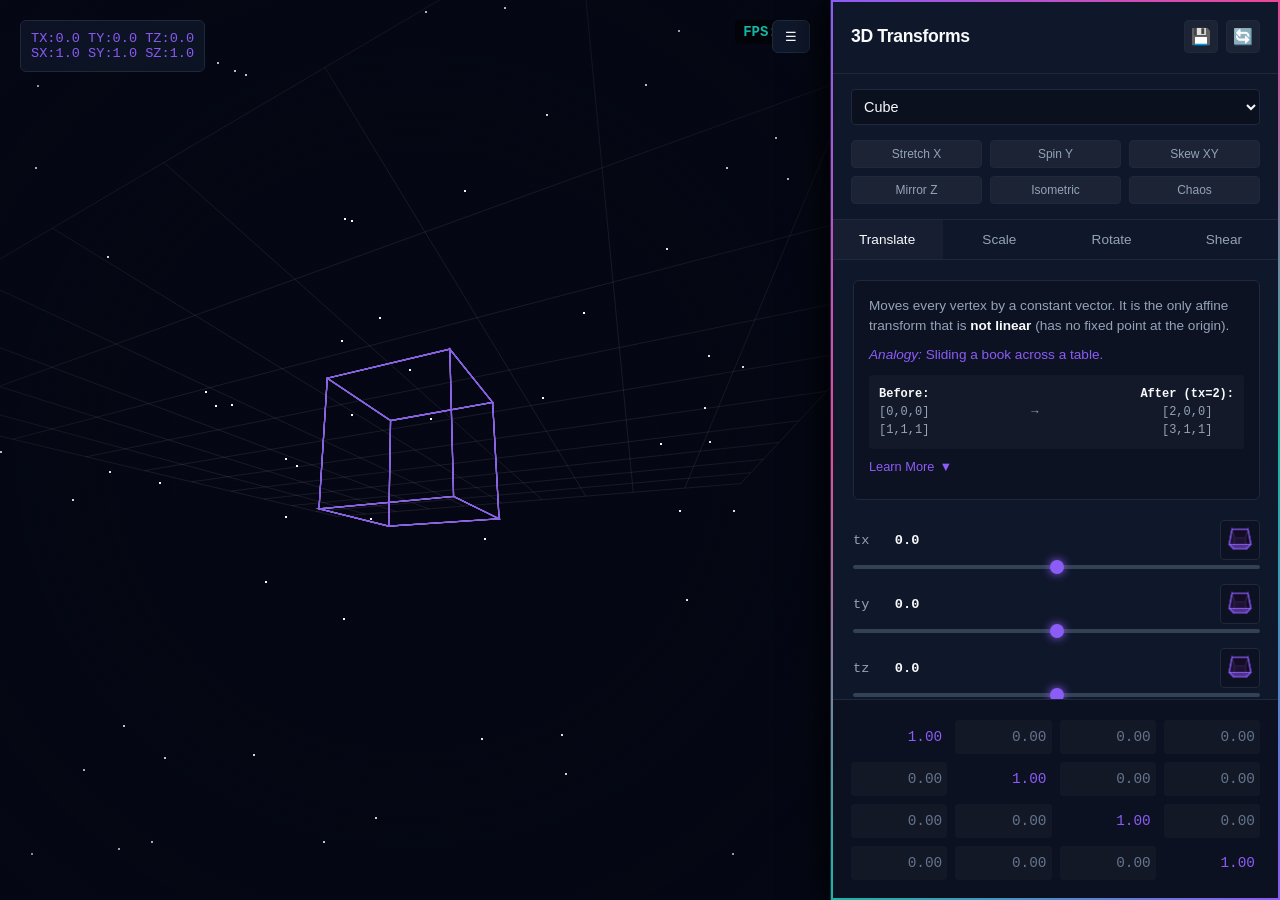
<file: index.html>
<!DOCTYPE html>
<html lang="en">
<head>
    <meta charset="UTF-8">
    <meta name="viewport" content="width=device-width, initial-scale=1.0">
    <title>3D Transformation Explorer</title>
    <link rel="stylesheet" href="style.css">
</head>
<body>
    <div id="transition-overlay"></div>
    <div id="app">
        <div id="canvas-container">
            <canvas id="bg-canvas"></canvas>
            <canvas id="canvas"></canvas>
            <div id="fog-overlay"></div>
            <div id="split-divider" style="display: none;"></div>
            <div id="floating-annotation"></div>
            <button id="toggle-panel">☰</button>
        </div>
        
        <div id="control-panel">
            <header>
                <h1>3D Transforms</h1>
                <div class="header-actions">
                    <button id="btn-export" class="icon-btn" title="Export Matrix">💾</button>
                    <button id="btn-reset" class="icon-btn" title="Reset">🔄</button>
                </div>
            </header>

            <div class="toolbar">
                <select id="shape-select">
                    <option value="cube">Cube</option>
                    <option value="pyramid">Pyramid</option>
                    <option value="octahedron">Octahedron</option>
                    <option value="sphere">Sphere</option>
                </select>
                <div class="presets-gallery">
                    <button class="preset-btn" data-preset="stretchX" title="sx=2.5, sy=1.0, sz=1.0">Stretch X</button>
                    <button class="preset-btn" data-preset="spinY" title="ry=45°">Spin Y</button>
                    <button class="preset-btn" data-preset="skewXY" title="shxy=1.2, shyx=0.8">Skew XY</button>
                    <button class="preset-btn" data-preset="mirrorZ" title="sz=-1.0">Mirror Z</button>
                    <button class="preset-btn" data-preset="iso" title="rx=35°, ry=45°">Isometric</button>
                    <button class="preset-btn" data-preset="chaos" title="sx=1.5, ry=30°, shxy=0.6, tx=0.5">Chaos</button>
                </div>
            </div>

            <div class="tabs">
                <button class="tab-btn active" data-tab="translation" style="--accent: #8b5cf6;">Translate</button>
                <button class="tab-btn" data-tab="scaling" style="--accent: #14b8a6;">Scale</button>
                <button class="tab-btn" data-tab="rotation" style="--accent: #ec4899;">Rotate</button>
                <button class="tab-btn" data-tab="shearing" style="--accent: #f59e0b;">Shear</button>
                <div class="tab-indicator-bar"></div>
            </div>
            <div class="tab-content-wrapper">
                <div class="tab-content active" id="tab-translation">
                <div class="tab-desc">
                    <p>Moves every vertex by a constant vector. It is the only affine transform that is <strong>not linear</strong> (has no fixed point at the origin).</p>
                    <p class="analogy"><em>Analogy:</em> Sliding a book across a table.</p>
                    <div class="before-after">
                        <div><strong>Before:</strong><br>[0,0,0]<br>[1,1,1]</div>
                        <div>&rarr;</div>
                        <div><strong>After (tx=2):</strong><br>[2,0,0]<br>[3,1,1]</div>
                    </div>
                    <div class="learn-more">
                        <button class="learn-more-btn">Learn More <span>▼</span></button>
                        <div class="learn-more-content">
                            <code>[1 0 0 tx]<br>[0 1 0 ty]<br>[0 0 1 tz]<br>[0 0 0 1] * v</code>
                        </div>
                    </div>
                </div>
                <div class="sliders">
                    <div class="slider-group">
                        <div class="slider-header">
                            <label><span>tx</span> <span id="tx-val" class="val">0.0</span></label>
                            <canvas class="mini-canvas" id="mini-tx" width="40" height="40"></canvas>
                        </div>
                        <input type="range" id="tx" min="-3" max="3" step="0.1" value="0">
                    </div>
                    <div class="slider-group">
                        <div class="slider-header">
                            <label><span>ty</span> <span id="ty-val" class="val">0.0</span></label>
                            <canvas class="mini-canvas" id="mini-ty" width="40" height="40"></canvas>
                        </div>
                        <input type="range" id="ty" min="-3" max="3" step="0.1" value="0">
                    </div>
                    <div class="slider-group">
                        <div class="slider-header">
                            <label><span>tz</span> <span id="tz-val" class="val">0.0</span></label>
                            <canvas class="mini-canvas" id="mini-tz" width="40" height="40"></canvas>
                        </div>
                        <input type="range" id="tz" min="-3" max="3" step="0.1" value="0">
                    </div>
                </div>
            </div>

            <!-- Scaling -->
            <div class="tab-content" id="tab-scaling">
                <div class="tab-desc">
                    <p>Expands or shrinks objects. Can be <strong>uniform</strong> (same on all axes) or <strong>non-uniform</strong>. Scaling by -1 produces a reflection.</p>
                    <p class="analogy"><em>Analogy:</em> Zooming in on a digital map.</p>
                    <div class="before-after">
                        <div><strong>Before:</strong><br>[1,1,1]<br>[-1,-1,-1]</div>
                        <div>&rarr;</div>
                        <div><strong>After (sx=2):</strong><br>[2,1,1]<br>[-2,-1,-1]</div>
                    </div>
                    <div class="learn-more">
                        <button class="learn-more-btn">Learn More <span>▼</span></button>
                        <div class="learn-more-content">
                            <code>[sx 0 0 0]<br>[0 sy 0 0]<br>[0  0 sz 0]<br>[0  0  0 1] * v</code>
                        </div>
                    </div>
                </div>
                <div class="sliders">
                    <div class="slider-group">
                        <div class="slider-header">
                            <label><span>sx</span> <span id="sx-val" class="val">1.0</span></label>
                            <canvas class="mini-canvas" id="mini-sx" width="40" height="40"></canvas>
                        </div>
                        <input type="range" id="sx" min="0.1" max="3" step="0.1" value="1">
                    </div>
                    <div class="slider-group">
                        <div class="slider-header">
                            <label><span>sy</span> <span id="sy-val" class="val">1.0</span></label>
                            <canvas class="mini-canvas" id="mini-sy" width="40" height="40"></canvas>
                        </div>
                        <input type="range" id="sy" min="0.1" max="3" step="0.1" value="1">
                    </div>
                    <div class="slider-group">
                        <div class="slider-header">
                            <label><span>sz</span> <span id="sz-val" class="val">1.0</span></label>
                            <canvas class="mini-canvas" id="mini-sz" width="40" height="40"></canvas>
                        </div>
                        <input type="range" id="sz" min="0.1" max="3" step="0.1" value="1">
                    </div>
                </div>
            </div>

            <!-- Rotation -->
            <div class="tab-content" id="tab-rotation">
                <div class="tab-desc">
                    <p>Spins geometry dynamically. Rotation matrices are <strong>orthogonal</strong> (R⁻¹ = Rᵀ) and strictly preserve distances. Euler angles can suffer from gimbal lock.</p>
                    <p class="analogy"><em>Analogy:</em> Spinning a globe on its axis.</p>
                    <div class="before-after">
                        <div><strong>Before:</strong><br>[1,0,0]<br>[0,1,0]</div>
                        <div>&rarr;</div>
                        <div><strong>After (rz=90&deg;):</strong><br>[0,1,0]<br>[-1,0,0]</div>
                    </div>
                    <div class="learn-more">
                        <button class="learn-more-btn">Learn More <span>▼</span></button>
                        <div class="learn-more-content">
                            <code>[cos -sin 0 0]<br>[sin  cos 0 0]<br>[  0    0 1 0]<br>[  0    0 0 1] * v (Z)</code>
                        </div>
                    </div>
                </div>
                <div class="sliders">
                    <div class="slider-group">
                        <div class="slider-header">
                            <label><span>Pitch (X)</span> <span id="rx-val" class="val">0°</span></label>
                            <canvas class="mini-canvas" id="mini-rx" width="40" height="40"></canvas>
                        </div>
                        <input type="range" id="rx" min="-180" max="180" step="1" value="0">
                    </div>
                    <div class="slider-group">
                        <div class="slider-header">
                            <label><span>Yaw (Y)</span> <span id="ry-val" class="val">0°</span></label>
                            <canvas class="mini-canvas" id="mini-ry" width="40" height="40"></canvas>
                        </div>
                        <input type="range" id="ry" min="-180" max="180" step="1" value="0">
                    </div>
                    <div class="slider-group">
                        <div class="slider-header">
                            <label><span>Roll (Z)</span> <span id="rz-val" class="val">0°</span></label>
                            <canvas class="mini-canvas" id="mini-rz" width="40" height="40"></canvas>
                        </div>
                        <input type="range" id="rz" min="-180" max="180" step="1" value="0">
                    </div>
                </div>
            </div>

            <!-- Shearing -->
            <div class="tab-content" id="tab-shearing">
                <div class="tab-desc">
                    <p>Displaces points proportionally to their distance from an axis. It <strong>preserves volume</strong> (matrix determinant = 1).</p>
                    <p class="analogy"><em>Analogy:</em> Pushing the top of a stack of cards sideways.</p>
                    <div class="before-after">
                        <div><strong>Before:</strong><br>[0,1,0]<br>[1,1,0]</div>
                        <div>&rarr;</div>
                        <div><strong>After (shxy=1):</strong><br>[1,1,0]<br>[2,1,0]</div>
                    </div>
                    <div class="learn-more">
                        <button class="learn-more-btn">Learn More <span>▼</span></button>
                        <div class="learn-more-content">
                            <code>[1 shxy shxz 0]<br>[shyx 1 shyz 0]<br>[shzx shzy 1 0]<br>[0    0    0 1] * v</code>
                        </div>
                    </div>
                </div>
                <div class="sliders">
                    <div class="slider-group">
                        <div class="slider-header">
                            <label><span>shxy</span> <span id="shxy-val" class="val">0.0</span></label>
                            <canvas class="mini-canvas" id="mini-shxy" width="40" height="40"></canvas>
                        </div>
                        <input type="range" id="shxy" min="-2" max="2" step="0.1" value="0">
                    </div>
                    <div class="slider-group">
                        <div class="slider-header">
                            <label><span>shxz</span> <span id="shxz-val" class="val">0.0</span></label>
                            <canvas class="mini-canvas" id="mini-shxz" width="40" height="40"></canvas>
                        </div>
                        <input type="range" id="shxz" min="-2" max="2" step="0.1" value="0">
                    </div>
                    <div class="slider-group">
                        <div class="slider-header">
                            <label><span>shyx</span> <span id="shyx-val" class="val">0.0</span></label>
                            <canvas class="mini-canvas" id="mini-shyx" width="40" height="40"></canvas>
                        </div>
                        <input type="range" id="shyx" min="-2" max="2" step="0.1" value="0">
                    </div>
                    <div class="slider-group">
                        <div class="slider-header">
                            <label><span>shzx</span> <span id="shzx-val" class="val">0.0</span></label>
                            <canvas class="mini-canvas" id="mini-shzx" width="40" height="40"></canvas>
                        </div>
                        <input type="range" id="shzx" min="-2" max="2" step="0.1" value="0">
                    </div>
                </div>
            </div>
            </div>

            <div class="matrix-container">
                <div class="matrix" id="matrix-display"></div>
            </div>
        </div>
    </div>
    <script>
        // Fade in on load
        window.addEventListener('load', function() {
            var overlay = document.getElementById('transition-overlay');
            if (overlay) {
                setTimeout(function() { overlay.classList.add('active'); }, 50);
                setTimeout(function() { overlay.classList.remove('active'); }, 450);
            }
        });
    </script>
    <script src="script.js"></script>
</body>
</html>
</file>
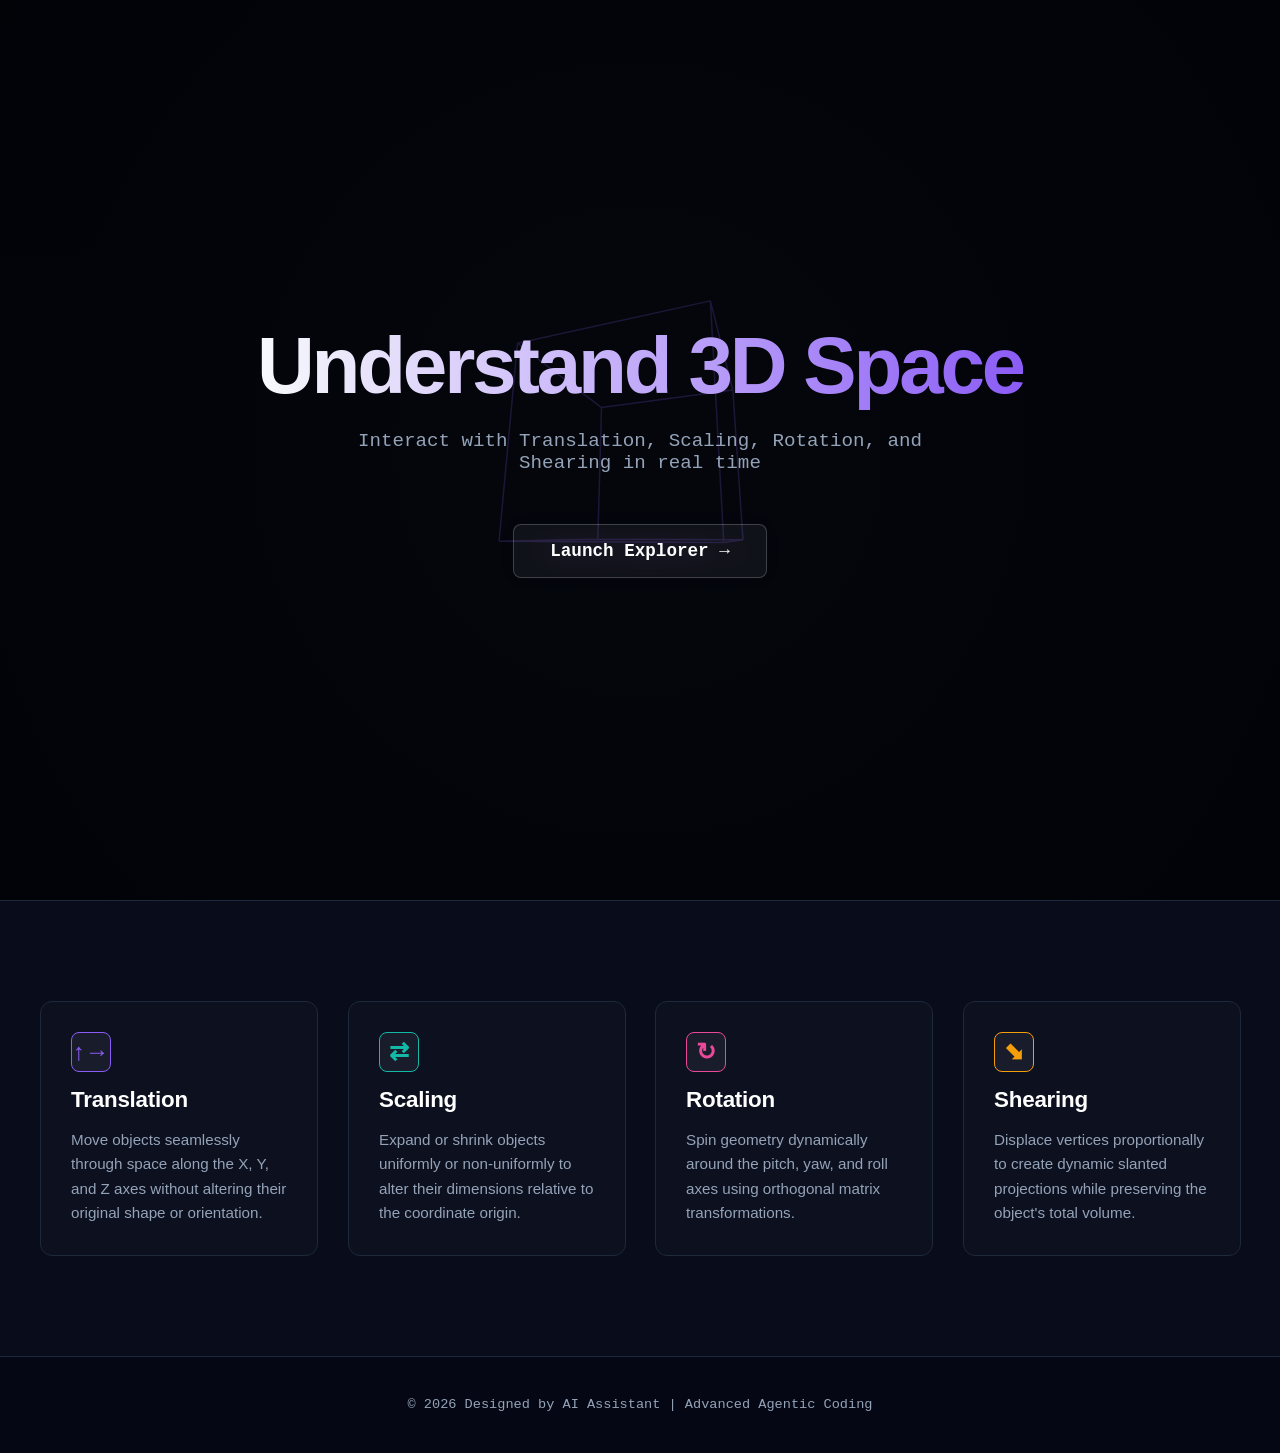
<file: landing.html>
<!DOCTYPE html>
<html lang="en">
<head>
    <meta charset="UTF-8">
    <meta name="viewport" content="width=device-width, initial-scale=1.0">
    <title>Understand 3D Space</title>
    <link rel="stylesheet" href="landing.css">
</head>
<body>
    <div id="transition-overlay"></div>

    <section class="hero">
        <canvas id="hero-canvas"></canvas>
        <div class="hero-content">
            <h1 class="headline"><span class="shimmer-text">Understand 3D Space</span></h1>
            <p class="subtitle">Interact with Translation, Scaling, Rotation, and Shearing in real time</p>
            <a href="index.html" class="cta-btn" id="launch-btn">Launch Explorer &rarr;</a>
        </div>
    </section>

    <section class="features">
        <div class="feature-grid">
            <div class="card" style="--card-accent: #8b5cf6;">
                <div class="icon">&uarr;&rarr;</div>
                <h2>Translation</h2>
                <p>Move objects seamlessly through space along the X, Y, and Z axes without altering their original shape or orientation.</p>
            </div>
            <div class="card" style="--card-accent: #14b8a6;">
                <div class="icon">&#8644;</div>
                <h2>Scaling</h2>
                <p>Expand or shrink objects uniformly or non-uniformly to alter their dimensions relative to the coordinate origin.</p>
            </div>
            <div class="card" style="--card-accent: #ec4899;">
                <div class="icon">&#8635;</div>
                <h2>Rotation</h2>
                <p>Spin geometry dynamically around the pitch, yaw, and roll axes using orthogonal matrix transformations.</p>
            </div>
            <div class="card" style="--card-accent: #f59e0b;">
                <div class="icon">&#11018;</div>
                <h2>Shearing</h2>
                <p>Displace vertices proportionally to create dynamic slanted projections while preserving the object's total volume.</p>
            </div>
        </div>
    </section>

    <footer>
        <p>&copy; 2026 Designed by AI Assistant | Advanced Agentic Coding</p>
    </footer>

    <script>
        // Page transition
        const overlay = document.getElementById('transition-overlay');
        const launchBtn = document.getElementById('launch-btn');
        
        // Fade in on load
        window.addEventListener('load', () => {
            setTimeout(() => overlay.classList.add('active'), 50);
            setTimeout(() => overlay.classList.remove('active'), 400);
        });

        // Fade out on navigate
        launchBtn.addEventListener('click', (e) => {
            e.preventDefault();
            overlay.classList.add('active');
            setTimeout(() => window.location.href = 'index.html', 400);
        });

        // Hero Canvas 3D Wireframe Animation - Optimized for 120fps with cap
        const canvas = document.getElementById('hero-canvas');
        const ctx = canvas.getContext('2d', { alpha: false });
        let width, height, dpr, lastFrame = 0;

        const verts = new Float32Array([-1,-1,-1, 1,-1,-1, 1,1,-1, -1,1,-1, -1,-1,1, 1,-1,1, 1,1,1, -1,1,1]);
        const edges = [[0,1],[1,2],[2,3],[3,0],[4,5],[5,6],[6,7],[7,4],[0,4],[1,5],[2,6],[3,7]];
        const fov = 350, zOffset = 4;

        function resize() {
            dpr = devicePixelRatio || 1;
            width = canvas.parentElement.clientWidth; height = canvas.parentElement.clientHeight;
            canvas.width = width * dpr; canvas.height = height * dpr;
            ctx.setTransform(dpr, 0, 0, dpr, 0, 0);
        }
        window.addEventListener('resize', resize);
        resize();

        let time = 0;
        function draw(t) {
            requestAnimationFrame(draw);
            t = t || performance.now();
            if (t - lastFrame < 1000 / 120) return;
            lastFrame = t;
            
            time += 0.005;
            ctx.clearRect(0, 0, width, height);

            let s = Math.sin(time), c = Math.cos(time);
            let s2 = Math.sin(time * 0.7), c2 = Math.cos(time * 0.7);

            ctx.strokeStyle = 'rgba(139, 92, 246, 0.3)';
            ctx.lineWidth = 1.5;
            ctx.beginPath();

            for (var i = 0; i < edges.length; i++) {
                var e = edges[i];
                for (var j = 0; j < 2; j++) {
                    var idx = e[j] * 3;
                    var x = verts[idx], y = verts[idx + 1], z = verts[idx + 2];
                    var x1 = x * c - z * s, z1 = x * s + z * c;
                    var y2 = y * c2 - z1 * s2, z2 = y * s2 + z1 * c2;
                    var zDist = z2 - zOffset;
                    var px = (x1 / -zDist) * fov + width / 2;
                    var py = (y2 / -zDist) * fov + height / 2;
                    if (j === 0) ctx.moveTo(px, py); else ctx.lineTo(px, py);
                }
            }
            ctx.stroke();
        }
        draw();

        // Intersection Observer for scroll animations with spring effect
        const observer = new IntersectionObserver(function(entries) {
            var toRemove = [];
            entries.forEach(function(entry) {
                if (entry.isIntersecting) {
                    entry.target.classList.add('visible');
                    toRemove.push(entry.target);
                }
            });
            toRemove.forEach(function(el) { observer.unobserve(el); });
        }, { threshold: 0.1, rootMargin: '50px' });

        document.querySelectorAll('.card').forEach(function(el) { observer.observe(el); });
    </script>
</body>
</html>
</file>
<file: style.css>
:root {
    --bg-main: #050814;
    --bg-panel: #0f172a;
    --text-main: #f8fafc;
    --text-muted: #94a3b8;
    --border: #1e293b;
    --accent: #8b5cf6;
    --font-ui: -apple-system, BlinkMacSystemFont, "Segoe UI", Roboto, Helvetica, Arial, sans-serif;
    --font-mono: "Fira Code", "Consolas", "Courier New", monospace;
}

* { box-sizing: border-box; margin: 0; padding: 0; }
html { scroll-behavior: smooth; }
body { font-family: var(--font-ui); background-color: var(--bg-main); color: var(--text-main); overflow: hidden; }

#app { display: flex; height: 100vh; width: 100vw; position: relative; }

#canvas-container {
    flex: 1;
    position: relative;
    overflow: hidden;
    background-color: var(--bg-main);
    transition: flex 0.3s;
    will-change: flex, transform;
    transform: translateZ(0);
}
#canvas-container::after {
    content: "";
    position: absolute;
    inset: 0;
    pointer-events: none;
    background: repeating-linear-gradient(0deg, #000, #000 1px, transparent 1px, transparent 2px);
    opacity: 0.03;
    z-index: 10;
}
#canvas-container canvas {
    position: absolute;
    top: 0;
    left: 0;
    width: 100%;
    height: 100%;
    will-change: transform;
    transform: translateZ(0);
    backface-visibility: hidden;
    transition: filter 0.15s ease;
}
#bg-canvas { z-index: 1; opacity: 0.6; pointer-events: none; image-rendering: pixelated; }
#canvas { z-index: 2; cursor: grab; image-rendering: pixelated; }
#canvas:active { cursor: grabbing; }

#fog-overlay {
    position: absolute; top: 0; left: 0; width: 100%; height: 100%; z-index: 3; pointer-events: none;
    background: radial-gradient(circle, transparent 40%, var(--bg-main) 150%);
}

#split-divider {
    position: absolute; top: 0; bottom: 0; left: 50%; width: 4px; background: var(--accent);
    z-index: 5; cursor: ew-resize; transform: translateX(-50%); box-shadow: 0 0 10px var(--accent);
    display: none;
}

#floating-annotation {
    position: absolute; top: 20px; left: 20px; z-index: 4; font-family: var(--font-mono); font-size: 0.85rem;
    color: var(--accent); background: rgba(15, 23, 42, 0.8); padding: 10px; border-radius: 6px;
    border: 1px solid var(--border); pointer-events: none; white-space: pre-line;
}

#toggle-panel {
    position: absolute; top: 20px; right: 20px; z-index: 20; background: var(--bg-panel); color: var(--text-main);
    border: 1px solid var(--border); padding: 8px 12px; border-radius: 6px; cursor: pointer;
    transition: all 0.15s ease;
}
#toggle-panel:hover { background: var(--accent); border-color: var(--accent); }

.panel-collapsed #control-panel { margin-right: -450px; transform: translateX(100%); }

#control-panel {
    width: 450px;
    background-color: var(--bg-panel);
    border-left: 1px solid var(--border);
    display: flex;
    flex-direction: column;
    box-shadow: -8px 0 32px rgba(0,0,0,0.8);
    z-index: 10;
    transition: transform 0.3s cubic-bezier(0.4, 0, 0.2, 1);
    will-change: transform;
    transform: translateZ(0);
    contain: layout style paint;
    position: relative;
}

#control-panel::before {
    content: "";
    position: absolute;
    inset: 0;
    pointer-events: none;
    border: 2px solid transparent;
    background: linear-gradient(135deg, var(--accent), #ec4899, #14b8a6, var(--accent)) border-box;
    -webkit-mask: linear-gradient(#fff 0 0) padding-box, linear-gradient(#fff 0 0);
    -webkit-mask-composite: destination-out;
    mask-composite: exclude;
    animation: border-hue 4s linear infinite;
    z-index: 20;
}

@keyframes border-hue { to { filter: hue-rotate(360deg); } }

header { padding: 20px; display: flex; justify-content: space-between; align-items: center; border-bottom: 1px solid var(--border); }
h1 { font-size: 1.1rem; font-weight: 600; letter-spacing: -0.02em; }

.header-actions { display: flex; gap: 8px; }
.icon-btn {
    background: rgba(255,255,255,0.05);
    color: var(--text-main);
    border: 1px solid var(--border);
    padding: 6px;
    border-radius: 4px;
    cursor: pointer;
    font-size: 1rem;
    transition: all 0.15s ease;
}
.icon-btn:hover { background: rgba(255,255,255,0.1); }
.icon-btn.active { background: var(--accent); border-color: var(--accent); }

.toolbar { padding: 15px 20px; border-bottom: 1px solid var(--border); display: flex; flex-direction: column; gap: 15px; }
#shape-select {
    width: 100%;
    padding: 8px;
    background: rgba(0,0,0,0.3);
    color: var(--text-main);
    border: 1px solid var(--border);
    border-radius: 4px;
    font-size: 0.9rem;
    transition: all 0.15s ease;
}
#shape-select:hover { border-color: var(--accent); }

.presets-gallery { display: grid; grid-template-columns: repeat(3, 1fr); gap: 8px; }
.preset-btn {
    background: rgba(255,255,255,0.05);
    color: var(--text-muted);
    border: 1px solid var(--border);
    padding: 6px;
    border-radius: 4px;
    font-size: 0.75rem;
    cursor: pointer;
    transition: all 0.15s ease;
}
.preset-btn:hover { background: var(--accent); color: #fff; }
.preset-btn.pulse { animation: preset-pulse 0.2s ease-out; }

@keyframes preset-pulse {
    0% { background: var(--accent); color: #fff; transform: scale(1.05); }
    100% { background: rgba(255,255,255,0.05); color: var(--text-muted); transform: scale(1); }
}

.tabs { display: flex; position: relative; border-bottom: 1px solid var(--border); }
.tab-btn {
    flex: 1;
    background: transparent;
    color: var(--text-muted);
    border: none;
    padding: 12px 0;
    font-size: 0.85rem;
    font-weight: 500;
    cursor: pointer;
    transition: color 0.15s ease;
    position: relative;
    z-index: 1;
}
.tab-btn:hover { color: var(--text-main); background: rgba(255,255,255,0.02); }
.tab-btn.active { color: var(--text-main); background: rgba(255,255,255,0.03); }

.tab-indicator-bar {
    position: absolute;
    bottom: 0;
    height: 3px;
    background: var(--accent);
    transition: transform 0.25s cubic-bezier(0.4, 0, 0.2, 1), width 0.25s ease;
    box-shadow: 0 0 8px var(--accent);
}

.tab-content-wrapper {
    flex: 1;
    overflow: hidden;
    position: relative;
}

.tab-content {
    position: absolute;
    inset: 0;
    display: none;
    padding: 20px;
    flex-direction: column;
    gap: 20px;
    overflow-y: auto;
    contain: layout style;
    border-left: 2px solid transparent;
    opacity: 0;
    transform: translateY(8px);
    transition: opacity 0.2s ease, transform 0.2s ease;
}
.tab-content::-webkit-scrollbar { width: 4px; }
.tab-content::-webkit-scrollbar-track { background: transparent; }
.tab-content::-webkit-scrollbar-thumb { background: var(--border); border-radius: 2px; }
.tab-content::-webkit-scrollbar-thumb:hover { background: var(--accent); }
.tab-content.active {
    display: flex;
    opacity: 1;
    transform: translateY(0);
}

.tab-desc { background: rgba(0,0,0,0.2); border: 1px solid var(--border); border-radius: 6px; padding: 15px; font-size: 0.85rem; line-height: 1.5; color: var(--text-muted); }
.tab-desc strong { color: var(--text-main); }
.tab-desc .analogy { margin-top: 8px; color: var(--accent); }
.before-after { display: flex; align-items: center; justify-content: space-between; margin-top: 10px; padding: 10px; background: rgba(255,255,255,0.03); border-radius: 4px; font-family: var(--font-mono); font-size: 0.75rem; text-align: center; }
.learn-more { margin-top: 10px; }
.learn-more-btn { background: none; border: none; color: var(--accent); cursor: pointer; font-size: 0.8rem; display: flex; align-items: center; gap: 5px; padding: 0; font-family: var(--font-ui); transition: color 0.15s ease; }
.learn-more-btn:hover { color: var(--text-main); }
.learn-more-content { max-height: 0; opacity: 0; overflow: hidden; transition: max-height 0.4s ease, opacity 0.4s ease, padding 0.4s ease; margin-top: 10px; background: #000; padding: 0 10px; border-radius: 4px; font-family: var(--font-mono); font-size: 0.75rem; color: #a5b4fc; }
.learn-more-content.expanded { max-height: 300px; opacity: 1; padding: 10px; }

.sliders { display: flex; flex-direction: column; gap: 15px; }
.slider-group { display: flex; flex-direction: column; gap: 5px; }
.slider-header { display: flex; justify-content: space-between; align-items: center; }
.slider-header label { font-family: var(--font-mono); font-size: 0.85rem; color: var(--text-muted); display: flex; gap: 10px; }
.slider-header .val { color: var(--text-main); font-weight: 600; width: 40px; text-align: right; }
.mini-canvas { position: relative; width: 40px; height: 40px; background: rgba(0,0,0,0.2); border-radius: 4px; border: 1px solid var(--border); }

input[type=range] { -webkit-appearance: none; width: 100%; background: transparent; transition: all 0.15s ease; }
input[type=range]:hover::-webkit-slider-thumb { transform: scale(1.2); }
input[type=range]::-webkit-slider-thumb {
    -webkit-appearance: none;
    height: 14px;
    width: 14px;
    border-radius: 50%;
    background: var(--accent);
    cursor: pointer;
    margin-top: -5px;
    filter: drop-shadow(0 0 5px var(--accent));
    transition: transform 0.3s cubic-bezier(0.34, 1.56, 0.64, 1), filter 0.15s ease;
}
input[type=range]::-webkit-slider-thumb:hover { transform: scale(1.2); filter: drop-shadow(0 0 10px var(--accent)); }
input[type=range]::-webkit-slider-thumb:active { transform: scale(1.3); }
input[type=range]::-webkit-slider-runnable-track { width: 100%; height: 4px; background: #334155; border-radius: 2px; transition: background 0.15s ease; }
input[type=range]:hover::-webkit-slider-runnable-track { background: #475569; }

.matrix-container { padding: 20px; border-top: 1px solid var(--border); background-color: #0b1120; }
.matrix { display: grid; grid-template-columns: repeat(4, 1fr); gap: 8px; font-family: var(--font-mono); font-size: 0.9rem; text-align: right; }
.matrix-cell {
    position: relative; padding: 8px 4px; background: rgba(255,255,255,0.03); border-radius: 4px; color: var(--text-muted);
    transition: all 0.15s ease; border: 1px solid transparent; cursor: help;
}
.matrix-cell:hover::after {
    content: attr(title); position: absolute; bottom: 100%; left: 50%; transform: translateX(-50%);
    background: #000; color: #fff; padding: 4px 8px; border-radius: 4px; font-size: 0.7rem; white-space: nowrap; z-index: 10;
}
.matrix-cell.mag-low { color: #64748b; }
.matrix-cell.mag-mid { color: var(--accent); background: rgba(var(--accent-rgb), 0.1); }
.matrix-cell.mag-high { color: #fff; background: var(--accent); border-color: rgba(255,255,255,0.5); text-shadow: 0 0 5px #000; }

@keyframes pulse {
    0% { background-color: rgba(255,255,255,0.8); color: #000; }
    100% { background-color: transparent; }
}
.matrix-cell.flash { animation: pulse 0.4s ease-out; }

#transition-overlay {
    position: fixed;
    inset: 0;
    background: #000;
    z-index: 9999;
    opacity: 0;
    pointer-events: none;
    transition: opacity 0.4s ease;
}
#transition-overlay.active { opacity: 1; pointer-events: auto; }
</file>
<file: landing.css>
:root {
    --bg-main: #050814;
    --text-main: #f8fafc;
    --text-muted: #94a3b8;
    --border: #1e293b;
    --font-ui: "Inter", -apple-system, BlinkMacSystemFont, "Segoe UI", Roboto, Helvetica, Arial, sans-serif;
    --font-mono: "JetBrains Mono", "Fira Code", "Consolas", monospace;
}

* { box-sizing: border-box; margin: 0; padding: 0; }
html { scroll-behavior: smooth; scroll-snap-type: y mandatory; }
body { font-family: var(--font-ui); background-color: var(--bg-main); color: var(--text-main); overflow-x: hidden; }

/* Hero Section */
.hero {
    position: relative;
    height: 100vh;
    width: 100vw;
    display: flex;
    align-items: center;
    justify-content: center;
    background: radial-gradient(circle at center, #0b1120 0%, var(--bg-main) 100%);
    overflow: hidden;
    will-change: contents;
    scroll-snap-align: start;
}
#hero-canvas {
    position: absolute;
    top: 0;
    left: 0;
    width: 100%;
    height: 100%;
    z-index: 1;
    pointer-events: none;
    opacity: 0.6;
    will-change: transform;
    transform: translateZ(0);
    image-rendering: pixelated;
}
.hero-content {
    position: relative;
    z-index: 2;
    text-align: center;
    display: flex;
    flex-direction: column;
    align-items: center;
    gap: 20px;
    padding: 20px;
    will-change: transform;
}
.headline {
    font-size: 5rem;
    font-weight: 800;
    letter-spacing: -0.04em;
    margin: 0;
    line-height: 1.1;
    position: relative;
    display: inline-block;
    opacity: 0;
    transform: translateY(20px);
    animation: fadeInUp 0.8s cubic-bezier(0.22, 1, 0.36, 1) forwards;
}
.shimmer-text {
    background: linear-gradient(90deg, #f8fafc 0%, #8b5cf6 25%, #14b8a6 50%, #f8fafc 75%, #f8fafc 100%);
    background-size: 400% 100%;
    -webkit-background-clip: text;
    -webkit-text-fill-color: transparent;
    background-clip: text;
    animation: shimmer 3s infinite linear, shimmer 3s infinite linear;
    will-change: background-position;
}
@keyframes shimmer { 0% { background-position: 100% 50%; } 100% { background-position: 0% 50%; } }

.subtitle {
    font-family: var(--font-mono);
    font-size: 1.2rem;
    color: var(--text-muted);
    max-width: 600px;
    opacity: 0;
    transform: translateY(20px);
    animation: fadeInUp 0.8s cubic-bezier(0.22, 1, 0.36, 1) 0.15s forwards;
}

.cta-btn {
    display: inline-block;
    margin-top: 30px;
    padding: 16px 36px;
    font-size: 1.1rem;
    font-weight: 600;
    font-family: var(--font-mono);
    color: #fff;
    background: rgba(255,255,255,0.05);
    border: 1px solid rgba(255,255,255,0.2);
    border-radius: 8px;
    text-decoration: none;
    transition: all 0.2s ease;
    filter: drop-shadow(0 0 10px rgba(139, 92, 246, 0.2));
    will-change: transform, opacity, background, border-color, filter;
    opacity: 0;
    transform: translateY(20px);
    animation: fadeInUp 0.8s cubic-bezier(0.22, 1, 0.36, 1) 0.3s forwards;
}
.cta-btn:hover {
    background: #8b5cf6;
    border-color: #a78bfa;
    filter: drop-shadow(0 0 20px rgba(139, 92, 246, 0.6));
    transform: translateY(-2px);
}

@keyframes fadeInUp {
    0% { opacity: 0; transform: translateY(20px); }
    100% { opacity: 1; transform: translateY(0); }
}

/* Features */
.features {
    padding: 100px 20px;
    background: #080c1b;
    border-top: 1px solid var(--border);
    content-visibility: auto;
    contain-intrinsic-size: 600px;
    scroll-snap-align: start;
}
.feature-grid {
    max-width: 1200px;
    margin: 0 auto;
    display: grid;
    grid-template-columns: repeat(auto-fit, minmax(250px, 1fr));
    gap: 30px;
    contain: layout style;
}
.card {
    background: rgba(255,255,255,0.02);
    border: 1px solid var(--border);
    padding: 30px;
    border-radius: 12px;
    transition: all 0.5s cubic-bezier(0.22, 1, 0.36, 1);
    display: flex;
    flex-direction: column;
    gap: 15px;
    will-change: transform, opacity;
    contain: layout style;
    opacity: 0;
    transform: translateY(30px);
}
.card.visible {
    opacity: 1;
    transform: translateY(0);
}
.card:hover {
    transform: translateY(-5px);
    border-color: var(--card-accent);
    filter: drop-shadow(0 8px 15px rgba(0,0,0,0.5));
}
.card .icon {
    width: 40px;
    height: 40px;
    border-radius: 8px;
    background: rgba(255,255,255,0.05);
    color: var(--card-accent);
    display: flex;
    align-items: center;
    justify-content: center;
    font-size: 1.5rem;
    font-weight: bold;
    border: 1px solid var(--card-accent);
}
.card h2 { font-size: 1.4rem; color: #fff; letter-spacing: -0.01em; }
.card p { font-size: 0.95rem; line-height: 1.6; color: var(--text-muted); }

/* Footer */
footer {
    padding: 40px 20px;
    text-align: center;
    border-top: 1px solid var(--border);
    background: var(--bg-main);
    font-family: var(--font-mono);
    font-size: 0.85rem;
    color: var(--text-muted);
    scroll-snap-align: start;
}

#transition-overlay {
    position: fixed;
    inset: 0;
    background: #000;
    z-index: 9999;
    opacity: 0;
    pointer-events: none;
    transition: opacity 0.4s ease;
}
#transition-overlay.active { opacity: 1; pointer-events: auto; }

@media (max-width: 768px) {
    .headline { font-size: 3rem; }
    .subtitle { font-size: 1rem; }
}
</file>
